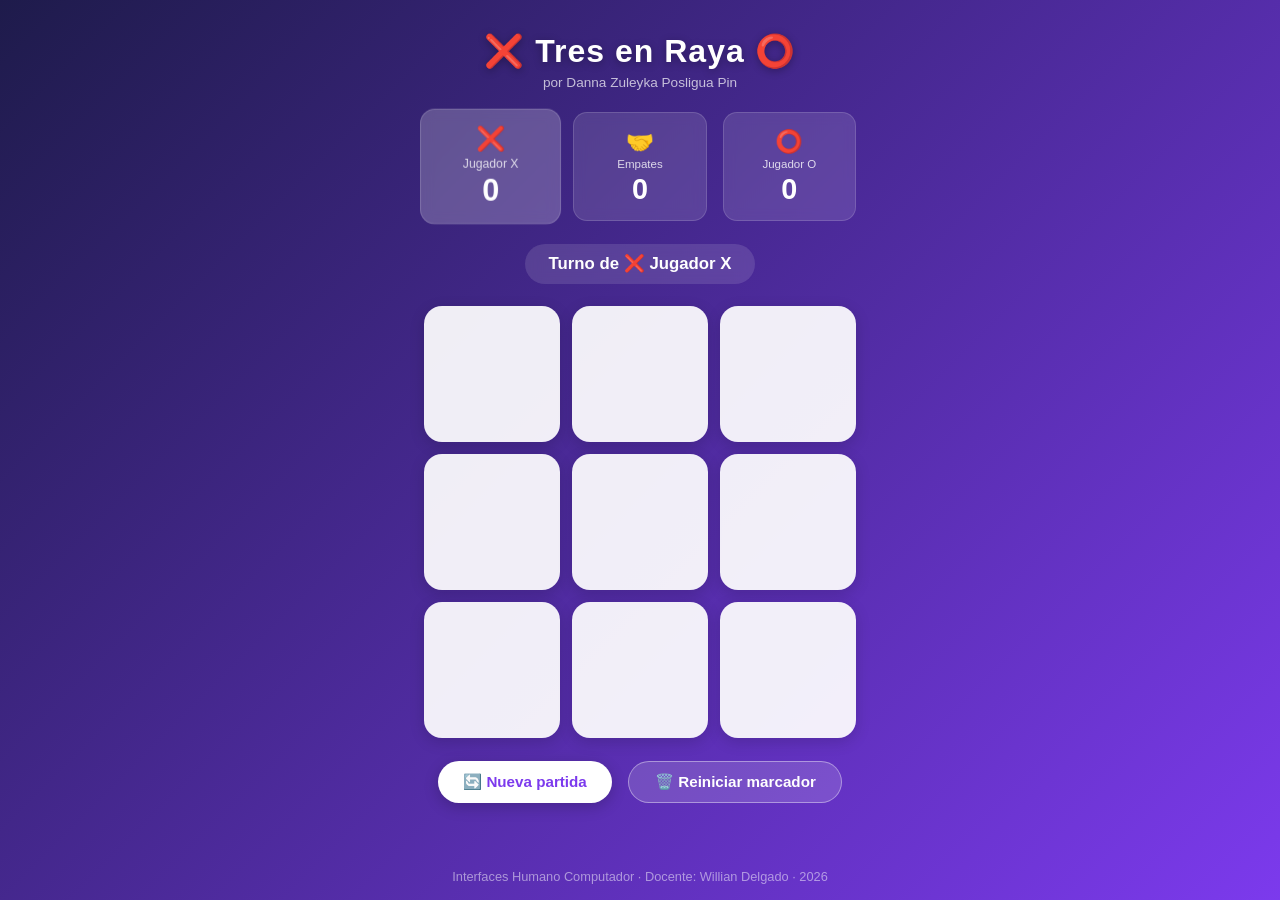
<file: juego/index.html>
<!DOCTYPE html>
<html lang="es">
<head>
  <meta charset="UTF-8" />
  <meta name="viewport" content="width=device-width, initial-scale=1.0" />
  <title>Tres en Raya - Danna Posligua</title>
  <link rel="stylesheet" href="style.css" />
</head>
<body>

  <div class="contenedor">

    <header class="juego-header">
      <h1>❌ Tres en Raya ⭕</h1>
      <p class="autor">por Danna Zuleyka Posligua Pin</p>
    </header>

    <!-- Marcador -->
    <div class="marcador">
      <div class="puntaje jugador-x">
        <span class="simbolo">❌</span>
        <span class="etiqueta">Jugador X</span>
        <span class="puntos" id="puntos-x">0</span>
      </div>
      <div class="puntaje empates">
        <span class="simbolo">🤝</span>
        <span class="etiqueta">Empates</span>
        <span class="puntos" id="puntos-empate">0</span>
      </div>
      <div class="puntaje jugador-o">
        <span class="simbolo">⭕</span>
        <span class="etiqueta">Jugador O</span>
        <span class="puntos" id="puntos-o">0</span>
      </div>
    </div>

    <!-- Estado del turno -->
    <div class="estado" id="estado">Turno de ❌ Jugador X</div>

    <!-- Tablero -->
    <div class="tablero" id="tablero" role="grid" aria-label="Tablero de juego">
      <button class="celda" data-index="0" aria-label="Celda 1"></button>
      <button class="celda" data-index="1" aria-label="Celda 2"></button>
      <button class="celda" data-index="2" aria-label="Celda 3"></button>
      <button class="celda" data-index="3" aria-label="Celda 4"></button>
      <button class="celda" data-index="4" aria-label="Celda 5"></button>
      <button class="celda" data-index="5" aria-label="Celda 6"></button>
      <button class="celda" data-index="6" aria-label="Celda 7"></button>
      <button class="celda" data-index="7" aria-label="Celda 8"></button>
      <button class="celda" data-index="8" aria-label="Celda 9"></button>
    </div>

    <!-- Botones de control -->
    <div class="controles">
      <button class="btn-reiniciar" id="btn-reiniciar">🔄 Nueva partida</button>
      <button class="btn-reset" id="btn-reset">🗑️ Reiniciar marcador</button>
    </div>

    <!-- Modal de resultado -->
    <div class="overlay" id="overlay" role="dialog" aria-modal="true" aria-labelledby="titulo-resultado">
      <div class="modal">
        <div class="emoji-resultado" id="emoji-resultado">🎉</div>
        <h2 id="titulo-resultado">¡Ganador!</h2>
        <p  id="texto-resultado">Jugador X ganó la partida</p>
        <button class="btn-reiniciar" onclick="nuevaPartida()">🔄 Jugar de nuevo</button>
      </div>
    </div>

  </div>

  <footer>
    <p>Interfaces Humano Computador · Docente: Willian Delgado · 2026</p>
  </footer>

  <script src="game.js"></script>
</body>
</html>
</file>
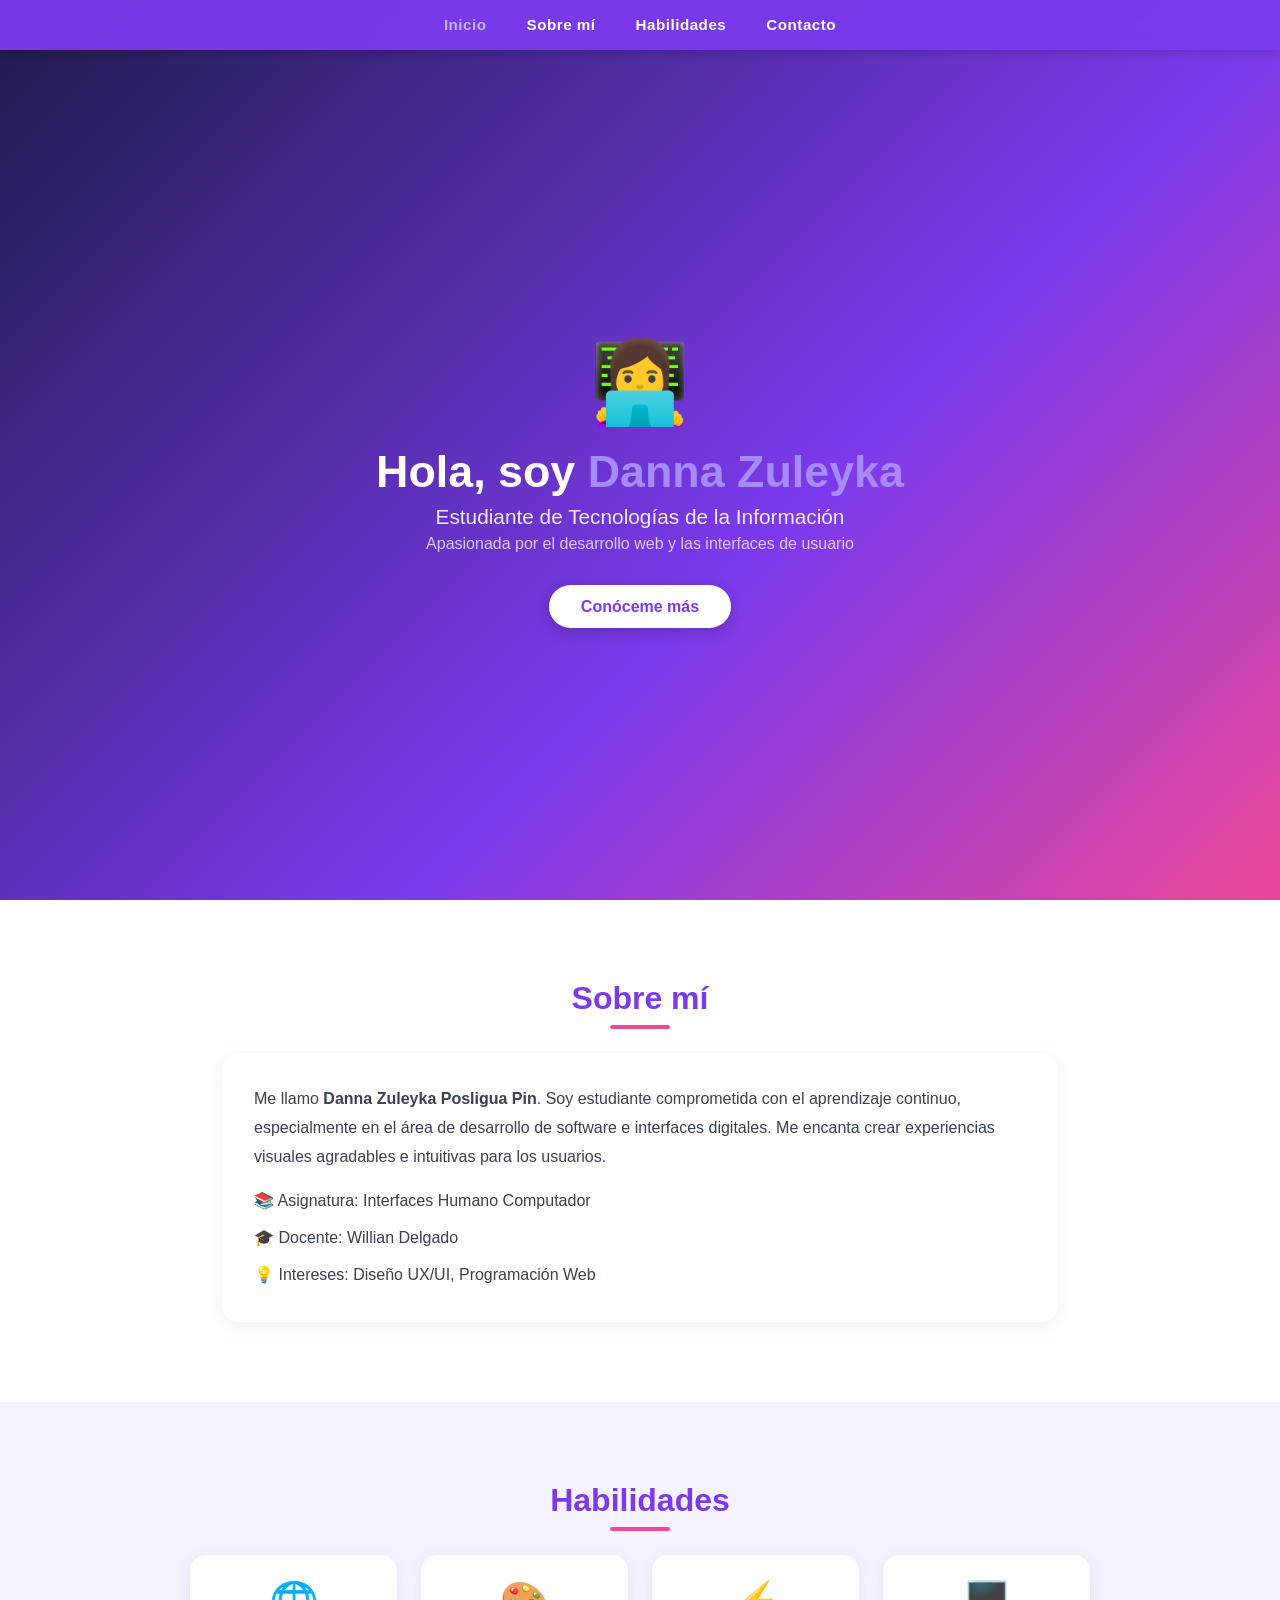
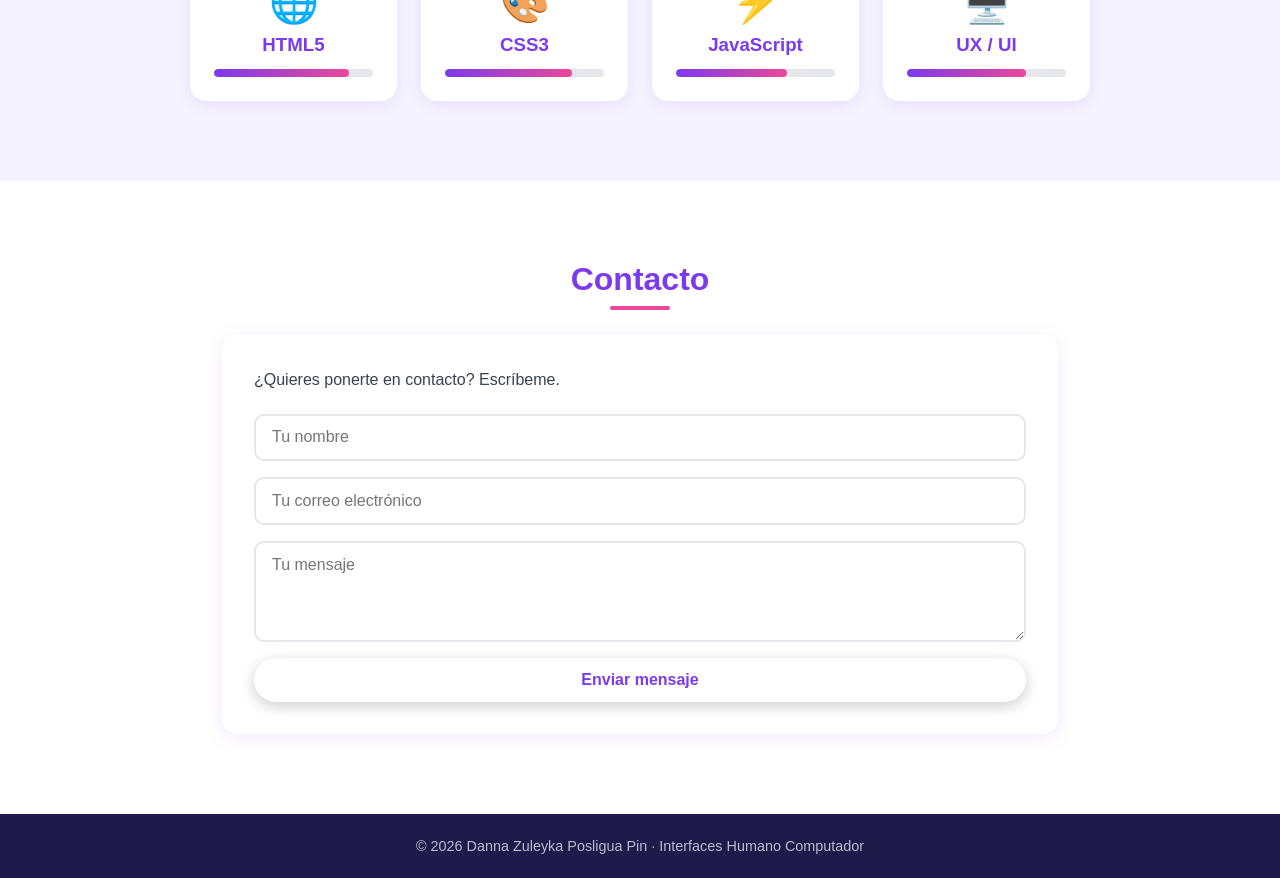
<file: pagina-inicio/index.html>
<!DOCTYPE html>
<html lang="es">
<head>
  <meta charset="UTF-8" />
  <meta name="viewport" content="width=device-width, initial-scale=1.0" />
  <title>Página de Inicio - Danna Posligua</title>
  <link rel="stylesheet" href="style.css" />
</head>
<body>

  <header>
    <nav>
      <ul>
        <li><a href="#inicio">Inicio</a></li>
        <li><a href="#sobre-mi">Sobre mí</a></li>
        <li><a href="#habilidades">Habilidades</a></li>
        <li><a href="#contacto">Contacto</a></li>
      </ul>
    </nav>
  </header>

  <main>

    <!-- Sección Inicio -->
    <section id="inicio" class="hero">
      <div class="hero-content">
        <div class="avatar">👩‍💻</div>
        <h1>Hola, soy <span class="nombre">Danna Zuleyka</span></h1>
        <p class="subtitulo">Estudiante de Tecnologías de la Información</p>
        <p class="descripcion">Apasionada por el desarrollo web y las interfaces de usuario</p>
        <a href="#sobre-mi" class="btn-principal">Conóceme más</a>
      </div>
    </section>

    <!-- Sección Sobre mí -->
    <section id="sobre-mi" class="seccion">
      <h2>Sobre mí</h2>
      <div class="tarjeta">
        <p>
          Me llamo <strong>Danna Zuleyka Posligua Pin</strong>. Soy estudiante
          comprometida con el aprendizaje continuo, especialmente en el área de
          desarrollo de software e interfaces digitales. Me encanta crear
          experiencias visuales agradables e intuitivas para los usuarios.
        </p>
        <ul class="lista-info">
          <li>📚 Asignatura: Interfaces Humano Computador</li>
          <li>🎓 Docente: Willian Delgado</li>
          <li>💡 Intereses: Diseño UX/UI, Programación Web</li>
        </ul>
      </div>
    </section>

    <!-- Sección Habilidades -->
    <section id="habilidades" class="seccion seccion-oscura">
      <h2>Habilidades</h2>
      <div class="habilidades-grid">
        <div class="habilidad">
          <span class="icono">🌐</span>
          <h3>HTML5</h3>
          <div class="barra"><div class="progreso" style="width: 85%"></div></div>
        </div>
        <div class="habilidad">
          <span class="icono">🎨</span>
          <h3>CSS3</h3>
          <div class="barra"><div class="progreso" style="width: 80%"></div></div>
        </div>
        <div class="habilidad">
          <span class="icono">⚡</span>
          <h3>JavaScript</h3>
          <div class="barra"><div class="progreso" style="width: 70%"></div></div>
        </div>
        <div class="habilidad">
          <span class="icono">🖥️</span>
          <h3>UX / UI</h3>
          <div class="barra"><div class="progreso" style="width: 75%"></div></div>
        </div>
      </div>
    </section>

    <!-- Sección Contacto -->
    <section id="contacto" class="seccion">
      <h2>Contacto</h2>
      <div class="tarjeta contacto-card">
        <p>¿Quieres ponerte en contacto? Escríbeme.</p>
        <form class="formulario" onsubmit="enviarFormulario(event)">
          <input type="text" placeholder="Tu nombre" required />
          <input type="email" placeholder="Tu correo electrónico" required />
          <textarea placeholder="Tu mensaje" rows="4" required></textarea>
          <button type="submit" class="btn-principal">Enviar mensaje</button>
        </form>
        <p id="mensaje-enviado" class="mensaje-ok" style="display:none;">
          ✅ ¡Mensaje enviado con éxito!
        </p>
      </div>
    </section>

  </main>

  <footer>
    <p>© 2026 Danna Zuleyka Posligua Pin · Interfaces Humano Computador</p>
  </footer>

  <script src="script.js"></script>
</body>
</html>
</file>
<file: juego/style.css>
/* ===========================
   Estilos Globales
   =========================== */
* {
  margin: 0;
  padding: 0;
  box-sizing: border-box;
}

:root {
  --morado:  #7c3aed;
  --rosa:    #ec4899;
  --oscuro:  #1e1b4b;
  --x-color: #f43f5e;
  --o-color: #3b82f6;
  --blanco:  #ffffff;
  --gris:    #f1f5f9;
}

body {
  min-height: 100vh;
  background: linear-gradient(135deg, var(--oscuro) 0%, var(--morado) 100%);
  font-family: 'Segoe UI', Tahoma, Geneva, Verdana, sans-serif;
  display: flex;
  flex-direction: column;
  align-items: center;
  justify-content: space-between;
}

/* ===========================
   Contenedor principal
   =========================== */
.contenedor {
  width: 100%;
  max-width: 480px;
  padding: 2rem 1.5rem;
  display: flex;
  flex-direction: column;
  align-items: center;
  gap: 1.4rem;
}

/* ===========================
   Header
   =========================== */
.juego-header {
  text-align: center;
  color: var(--blanco);
}

.juego-header h1 {
  font-size: 2rem;
  letter-spacing: 1px;
  text-shadow: 0 2px 8px rgba(0,0,0,0.3);
}

.autor {
  font-size: 0.85rem;
  opacity: 0.7;
  margin-top: 0.3rem;
}

/* ===========================
   Marcador
   =========================== */
.marcador {
  display: flex;
  gap: 1rem;
  width: 100%;
  justify-content: center;
}

.puntaje {
  flex: 1;
  background: rgba(255,255,255,0.12);
  border-radius: 14px;
  padding: 0.9rem 0.5rem;
  text-align: center;
  color: var(--blanco);
  display: flex;
  flex-direction: column;
  align-items: center;
  gap: 0.2rem;
  backdrop-filter: blur(6px);
  border: 1px solid rgba(255,255,255,0.15);
  transition: transform 0.3s;
}

.puntaje.activo {
  transform: scale(1.06);
  background: rgba(255,255,255,0.22);
}

.puntaje .simbolo   { font-size: 1.4rem; }
.puntaje .etiqueta  { font-size: 0.72rem; opacity: 0.8; }
.puntaje .puntos    { font-size: 1.8rem; font-weight: 700; }

/* ===========================
   Estado / turno
   =========================== */
.estado {
  color: var(--blanco);
  font-size: 1.05rem;
  font-weight: 600;
  background: rgba(255,255,255,0.12);
  padding: 0.6rem 1.5rem;
  border-radius: 50px;
  backdrop-filter: blur(6px);
  transition: all 0.3s;
}

/* ===========================
   Tablero
   =========================== */
.tablero {
  display: grid;
  grid-template-columns: repeat(3, 1fr);
  gap: 12px;
  width: 100%;
}

.celda {
  aspect-ratio: 1;
  background: rgba(255,255,255,0.92);
  border: none;
  border-radius: 18px;
  font-size: 3rem;
  font-weight: 900;
  cursor: pointer;
  transition: transform 0.15s, background 0.2s, box-shadow 0.2s;
  box-shadow: 0 4px 15px rgba(0,0,0,0.15);
  display: flex;
  align-items: center;
  justify-content: center;
}

.celda:hover:not(:disabled) {
  transform: scale(1.05);
  background: var(--blanco);
  box-shadow: 0 6px 20px rgba(0,0,0,0.25);
}

.celda:disabled {
  cursor: default;
}

/* Colores X y O */
.celda.x { color: var(--x-color); }
.celda.o { color: var(--o-color); }

/* Celdas ganadoras */
.celda.ganadora {
  background: linear-gradient(135deg, #fef08a, #fbbf24);
  animation: pulso 0.6s ease infinite alternate;
  box-shadow: 0 0 20px rgba(251,191,36,0.7);
}

/* ===========================
   Controles
   =========================== */
.controles {
  display: flex;
  gap: 1rem;
  flex-wrap: wrap;
  justify-content: center;
}

.btn-reiniciar,
.btn-reset {
  padding: 0.7rem 1.6rem;
  border: none;
  border-radius: 50px;
  font-size: 0.95rem;
  font-weight: 700;
  cursor: pointer;
  transition: transform 0.2s, box-shadow 0.2s;
}

.btn-reiniciar {
  background: var(--blanco);
  color: var(--morado);
  box-shadow: 0 4px 15px rgba(0,0,0,0.2);
}

.btn-reset {
  background: rgba(255,255,255,0.15);
  color: var(--blanco);
  border: 1.5px solid rgba(255,255,255,0.4);
}

.btn-reiniciar:hover,
.btn-reset:hover {
  transform: translateY(-2px);
  box-shadow: 0 6px 20px rgba(0,0,0,0.25);
}

/* ===========================
   Modal de resultado
   =========================== */
.overlay {
  display: none;
  position: fixed;
  inset: 0;
  background: rgba(30, 27, 75, 0.75);
  backdrop-filter: blur(6px);
  align-items: center;
  justify-content: center;
  z-index: 100;
}

.overlay.visible {
  display: flex;
  animation: fadeIn 0.3s ease;
}

.modal {
  background: var(--blanco);
  border-radius: 24px;
  padding: 2.5rem 2rem;
  text-align: center;
  max-width: 320px;
  width: 90%;
  box-shadow: 0 20px 60px rgba(0,0,0,0.4);
  animation: zoomIn 0.3s ease;
  display: flex;
  flex-direction: column;
  align-items: center;
  gap: 0.8rem;
}

.emoji-resultado { font-size: 3.5rem; }

.modal h2 {
  font-size: 1.6rem;
  color: var(--morado);
}

.modal p {
  color: #64748b;
  font-size: 1rem;
}

/* ===========================
   Footer
   =========================== */
footer {
  color: rgba(255,255,255,0.5);
  font-size: 0.8rem;
  padding: 1rem;
  text-align: center;
}

/* ===========================
   Animaciones
   =========================== */
@keyframes pulso {
  from { transform: scale(1);    box-shadow: 0 0 15px rgba(251,191,36,0.5); }
  to   { transform: scale(1.06); box-shadow: 0 0 30px rgba(251,191,36,0.9); }
}

@keyframes fadeIn {
  from { opacity: 0; }
  to   { opacity: 1; }
}

@keyframes zoomIn {
  from { transform: scale(0.7); opacity: 0; }
  to   { transform: scale(1);   opacity: 1; }
}

@keyframes aparecer {
  from { transform: scale(0) rotate(-15deg); opacity: 0; }
  to   { transform: scale(1) rotate(0deg);   opacity: 1; }
}

.celda.animada {
  animation: aparecer 0.25s cubic-bezier(0.175, 0.885, 0.32, 1.275) forwards;
}

/* ===========================
   Responsive
   =========================== */
@media (max-width: 400px) {
  .juego-header h1 { font-size: 1.6rem; }
  .celda { font-size: 2.2rem; }
}
</file>
<file: pagina-inicio/style.css>
/* ===========================
   Estilos Globales
   =========================== */
* {
  margin: 0;
  padding: 0;
  box-sizing: border-box;
}

:root {
  --morado:       #7c3aed;
  --morado-claro: #a78bfa;
  --rosa:         #ec4899;
  --oscuro:       #1e1b4b;
  --gris-claro:   #f5f3ff;
  --blanco:       #ffffff;
  --texto:        #374151;
}

html {
  scroll-behavior: smooth;
}

body {
  font-family: 'Segoe UI', Tahoma, Geneva, Verdana, sans-serif;
  color: var(--texto);
  background: var(--blanco);
}

/* ===========================
   Header / Nav
   =========================== */
header {
  position: fixed;
  top: 0;
  width: 100%;
  background: rgba(124, 58, 237, 0.95);
  backdrop-filter: blur(8px);
  z-index: 1000;
  box-shadow: 0 2px 10px rgba(0,0,0,0.2);
}

nav ul {
  display: flex;
  justify-content: center;
  list-style: none;
  padding: 1rem 0;
  gap: 2.5rem;
}

nav ul li a {
  text-decoration: none;
  color: var(--blanco);
  font-weight: 600;
  font-size: 0.95rem;
  letter-spacing: 0.5px;
  transition: color 0.3s;
}

nav ul li a:hover {
  color: var(--morado-claro);
}

/* ===========================
   Hero
   =========================== */
.hero {
  min-height: 100vh;
  background: linear-gradient(135deg, var(--oscuro) 0%, var(--morado) 60%, var(--rosa) 100%);
  display: flex;
  align-items: center;
  justify-content: center;
  text-align: center;
  padding: 6rem 2rem 2rem;
}

.hero-content {
  color: var(--blanco);
  animation: fadeInUp 0.9s ease;
}

.avatar {
  font-size: 5rem;
  margin-bottom: 1rem;
  animation: bounce 2s infinite;
}

.hero-content h1 {
  font-size: 2.8rem;
  margin-bottom: 0.5rem;
}

.nombre {
  color: var(--morado-claro);
}

.subtitulo {
  font-size: 1.3rem;
  margin-bottom: 0.4rem;
  opacity: 0.9;
}

.descripcion {
  font-size: 1rem;
  opacity: 0.75;
  margin-bottom: 2rem;
}

/* ===========================
   Botón Principal
   =========================== */
.btn-principal {
  display: inline-block;
  padding: 0.8rem 2rem;
  background: var(--blanco);
  color: var(--morado);
  font-weight: 700;
  border-radius: 50px;
  text-decoration: none;
  border: none;
  cursor: pointer;
  font-size: 1rem;
  transition: transform 0.2s, box-shadow 0.2s;
  box-shadow: 0 4px 15px rgba(0,0,0,0.2);
}

.btn-principal:hover {
  transform: translateY(-3px);
  box-shadow: 0 8px 25px rgba(0,0,0,0.3);
}

/* ===========================
   Secciones
   =========================== */
.seccion {
  padding: 5rem 2rem;
  max-width: 900px;
  margin: 0 auto;
}

.seccion-oscura {
  background: var(--gris-claro);
  max-width: 100%;
  padding: 5rem 2rem;
}

.seccion-oscura > h2,
.seccion-oscura > .habilidades-grid {
  max-width: 900px;
  margin-left: auto;
  margin-right: auto;
}

h2 {
  font-size: 2rem;
  color: var(--morado);
  margin-bottom: 1.5rem;
  text-align: center;
  position: relative;
}

h2::after {
  content: '';
  display: block;
  width: 60px;
  height: 4px;
  background: var(--rosa);
  border-radius: 2px;
  margin: 0.5rem auto 0;
}

/* ===========================
   Tarjeta
   =========================== */
.tarjeta {
  background: var(--blanco);
  border-radius: 16px;
  padding: 2rem;
  box-shadow: 0 4px 20px rgba(124, 58, 237, 0.1);
  line-height: 1.8;
}

.lista-info {
  list-style: none;
  margin-top: 1rem;
  display: flex;
  flex-direction: column;
  gap: 0.5rem;
}

/* ===========================
   Habilidades
   =========================== */
.habilidades-grid {
  display: grid;
  grid-template-columns: repeat(auto-fit, minmax(180px, 1fr));
  gap: 1.5rem;
  margin-top: 1rem;
}

.habilidad {
  background: var(--blanco);
  border-radius: 16px;
  padding: 1.5rem;
  text-align: center;
  box-shadow: 0 4px 15px rgba(124, 58, 237, 0.1);
  transition: transform 0.3s;
}

.habilidad:hover {
  transform: translateY(-5px);
}

.icono {
  font-size: 2.5rem;
  display: block;
  margin-bottom: 0.5rem;
}

.habilidad h3 {
  margin-bottom: 0.8rem;
  color: var(--morado);
}

.barra {
  background: #e5e7eb;
  border-radius: 99px;
  height: 8px;
  overflow: hidden;
}

.progreso {
  height: 100%;
  background: linear-gradient(90deg, var(--morado), var(--rosa));
  border-radius: 99px;
  animation: cargarBarra 1.5s ease forwards;
}

/* ===========================
   Formulario
   =========================== */
.formulario {
  display: flex;
  flex-direction: column;
  gap: 1rem;
  margin-top: 1.2rem;
}

.formulario input,
.formulario textarea {
  padding: 0.8rem 1rem;
  border: 2px solid #e5e7eb;
  border-radius: 10px;
  font-size: 1rem;
  font-family: inherit;
  transition: border-color 0.3s;
  outline: none;
}

.formulario input:focus,
.formulario textarea:focus {
  border-color: var(--morado);
}

.mensaje-ok {
  margin-top: 1rem;
  color: #16a34a;
  font-weight: 600;
  text-align: center;
}

/* ===========================
   Footer
   =========================== */
footer {
  background: var(--oscuro);
  color: rgba(255,255,255,0.7);
  text-align: center;
  padding: 1.5rem;
  font-size: 0.9rem;
}

/* ===========================
   Animaciones
   =========================== */
@keyframes fadeInUp {
  from { opacity: 0; transform: translateY(30px); }
  to   { opacity: 1; transform: translateY(0); }
}

@keyframes bounce {
  0%, 100% { transform: translateY(0); }
  50%       { transform: translateY(-10px); }
}

@keyframes cargarBarra {
  from { width: 0; }
}

/* ===========================
   Responsive
   =========================== */
@media (max-width: 600px) {
  .hero-content h1 { font-size: 2rem; }
  nav ul { gap: 1.2rem; }
}
</file>
